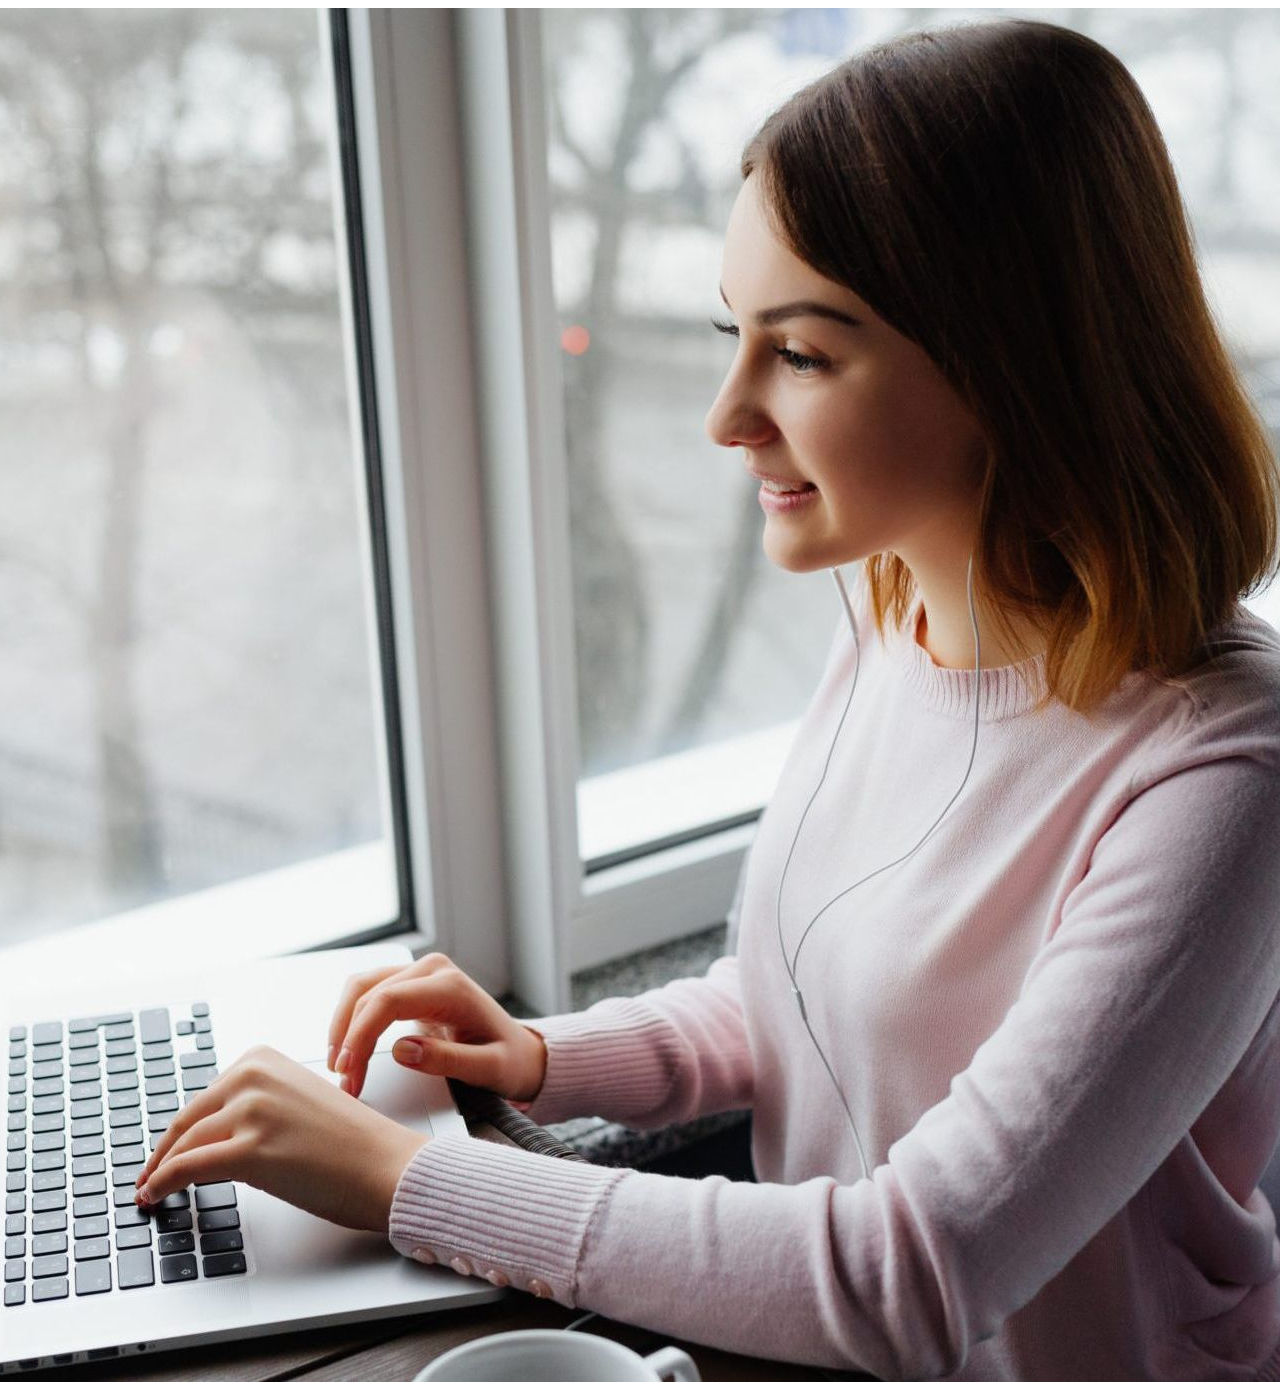
<file: index.html>
<!DOCTYPE html>
<html>

<head>
  <meta charset="utf-8">
  <meta name="viewport" content="width=device-width, initial-scale=1">
  <title>Builderz - Register</title>
  <link href="https://cdn.jsdelivr.net/npm/bootstrap@5.0.0-beta1/dist/css/bootstrap.min.css" rel="stylesheet" integrity="sha384-giJF6kkoqNQ00vy+HMDP7azOuL0xtbfIcaT9wjKHr8RbDVddVHyTfAAsrekwKmP1" crossorigin="anonymous">
  <link rel="preconnect" href="https://fonts.gstatic.com">
  <link rel="preconnect" href="https://fonts.googleapis.com">
<link rel="preconnect" href="https://fonts.gstatic.com" crossorigin>
<link href="https://fonts.googleapis.com/css2?family=Poppins:ital,wght@0,100;0,200;0,300;0,400;0,500;0,600;0,700;1,100;1,200;1,300;1,400;1,500;1,600&display=swap" rel="stylesheet">
  <link rel="stylesheet" href="https://cdnjs.cloudflare.com/ajax/libs/font-awesome/5.15.1/css/all.min.css" integrity="sha512-+4zCK9k+qNFUR5X+cKL9EIR+ZOhtIloNl9GIKS57V1MyNsYpYcUrUeQc9vNfzsWfV28IaLL3i96P9sdNyeRssA==" crossorigin="anonymous" />
  <link rel="stylesheet" href="css/styles.css">
  <script src="https://ajax.googleapis.com/ajax/libs/jquery/3.1.1/jquery.min.js"></script>

  
</head>

<body>
  <div class="mainContainer">
    <div class="cont">
    <div class="col-xl-7 col-lg-12  col-md-12  col-sm-12 registImg">
        <img
          src="images/typing.jpg"
          alt="Sample photo"
          class="img-fluid "
          style="min-height: 100%; min-width: 100%;"
        />
      </div>
    <div class="col-xl-5 col-lg-12 col-md-12  col-sm-12 card-body registForm" >
        
        <article class="card-body mx-auto registContent" >
            <section class=" text-center">
                <img src="images/logo.png" />
                <h4 class="card-title mt-3 text-center">Registration</h4>
                <p class="text-center">Signup to continue</p>
            </section>
           
           
            <form id="registerForm" >
                <label for="options" class="col-form-label">Register as:</label>
                <div class="form-group text-center">
                    <input type="radio" class="btn-check" name="options" id="Student" autocomplete="off" checked>
                    <label class="btn btn-light" for="Student">
                        <img src="images/students.png" width="20"/> 
                        Student
                    </label>
                    
                    <input type="radio" class="btn-check" name="options" id="Parent" autocomplete="off">
                    <label class="btn btn-light" for="Parent">
                        <img src="images/parents.png" width="20"/> 
                        Parent
                    </label>
                    
                    <input type="radio" class="btn-check" name="options" id="Lecturer" autocomplete="off">
                    <label class="btn btn-light" for="Lecturer">
                        <img src="images/lecturers.png" width="20"/> 
                        Lecturer
                    </label>
                </div>
              <br>
                <div class="form-group row">
                    <div class="form-group col-xs-12 col-sm-12 col-md-12 col-lg-6 col-xl-6 input-wrapper">
                        <label for="firstName" class="col-form-label">First Name*</label>
                        <input type="text" class="form-control" id="firstName" required >
                      </div> 
                      <div class="form-group col-xs-12 col-sm-12 col-md-12  col-lg-6 col-xl-6 input-wrapper">
                        <label for="lastName" class="col-form-label">Last Name*</label>
                        <input type="text" class="form-control" id="lastName"required >
                      </div>
                </div>
               
            <div class="form-group input-wrapper">
                <label for="emailAddress" class="col-form-label">Email address*</label>
                <input type="email" class="form-control" id="emailAddress"required >
              </div>
              <div class="form-group input-wrapper">
                <label for="pswd" class="col-form-label">Password*</label>
                <input type="password" class="form-control" id="pswd" required>
              </div>
              <br>
              <div class="form-group input-wrapper">
              
                <button type="submit" class="btn btn-register btn-block form-control">Sign up </button>
              
              </div>
              <br>
            <p class="text-center">Already have an account? <a href="">Log In</a> </p>                                                                 
        </form>
        </article>
      
        
        </div> 
        </div></div>
        <!--container end.//-->
        <script type="text/javascript" language="javascript" src="scripts/script.js"></script>
</body>
    
</html>
</file>
<file: css/styles.css>
body{
    font-family: 'Poppins', sans-serif;
    
}

  
 
.btn-register, .btn-check:active+.btn-light, .btn-check:checked+.btn-light, .btn-light.active, .btn-light:active, .show>.btn-light.dropdown-toggle{
    background-color: #60CBCC;
    color: white;
}

#Wrapper{
    background:url(../images/banner.jpg); 
    width:90%; 
    height:300px;
    background-position: center;
    background-repeat: no-repeat;
    background-size: cover;
    
    margin: 0% 5%;
}

#Content{
    background-color:rgba(60, 192, 194, 0.4) ; 
    width:100%; 
    height:100%;
    text-align: center;
    color: white; 
    display: flex;
    justify-content: center; 
    align-items: center; 
}

.card-body{
    justify-content: center; 
    align-items: center;
}

.selected,.active{
    color: #EC832E;
}
.selected > .readMore{
    color: #EC832E;
    text-decoration: none;
}

.selected > .readMore:hover{
    color:  #60CBCC;
    text-decoration: none;
}
.container-fluid{
    padding: 0% 10%;
}

.articleImg{
    width: 100%;
    border-radius: 1%;
}

.articleImg, .articleContent, .authDate{
    margin: 0 0 25px 0;
}
.recPostsImg{
    width: 100%;
    border-radius: 5%;
}
#articles{
    margin-top: 80px;
}
#recentPosts{
    margin-top: 80px;
}
.recentPost{
    padding-bottom: 15px;
    justify-content: center; 
    align-items: center; 
}
.nav-center{
    
    justify-content: center; 
    align-items: center; 
    font-weight: 500;
}
.nav-button{
    color: #333333;
}
.big-btn {
   min-width: 110px;
}
.faintFont{
    font-weight: 300; 
    font-size: small;
}
h6{
    color: gray;
}
p{
    color:#555555;
}
.ad{
    width: 380px;
    height: 380px; 
    text-align: center;
    justify-content: center; 
    align-items: center; 
}
.subscribe{
    background-color: #F7F7F7;
    justify-content: center; 
    align-items: center; 
   
    max-height: 300px;
    margin: 5% 10%;
    padding:2% 5%;
    width: 80%;
    border-radius: 1%;
    font-weight: 800;
}
#more {display: none;}
#footer{
    text-align: left;
    padding-bottom: 7%;
}

.quickLinks a, .socialLinks a{
    color: black;
    text-decoration: none;
}
  #copyRights{
    text-align: center;
  }
  #btn-back-to-top {
    position: fixed;
    bottom: 20px;
    right: 20px;
    display: none;
  }
  .pagination > li > a
  {
      background-color: white;
      color: #60CBCC;
  }
  
  .pagination > li > a:focus,
  .pagination > li > a:hover,
  .pagination > li > span:focus,
  .pagination > li > span:hover
  {
      color:#60CBCC;
      background-color: #eee;
      border-color: #ddd;
  }
  
  .pagination > .active > a
  {
      color: white;
      background-color: #60CBCC;
      border: solid 1px #60CBCC;
  }
  
  .pagination > .active > a:hover
  {
      background-color: #60CBCC;
      border: solid 1px #60CBCC;
  }
  .blueText{
      color:#2E4751;
  }

  .botSection {
    position: relative;
  }
  .copyRightsDiv,
  .langs {
    width: 100%;
    height: 100%;
    position: absolute;
    top: 0;
   right: 0;
  }
  .langs {
      width: 15%;
    z-index: 10;
  }
  .cont{
    display: flex;
    align-items: center;
    justify-content: center;
    height: 99%;
    padding: 0;
  }
 .registForm{
     padding-top: 0  ;
     padding-bottom: 0;
 }
  @media only screen and (max-width: 1200px) {
    body{
      font-size: larger;
    }
    .subs{
        align-items: center;
        justify-content: center;
       }
       .registImg{
           display: none;
       }
  }
  @media (min-width: 768px) and (max-width: 1199px) {
    #seperator{
     display: none;
    }
  
  }
</file>
